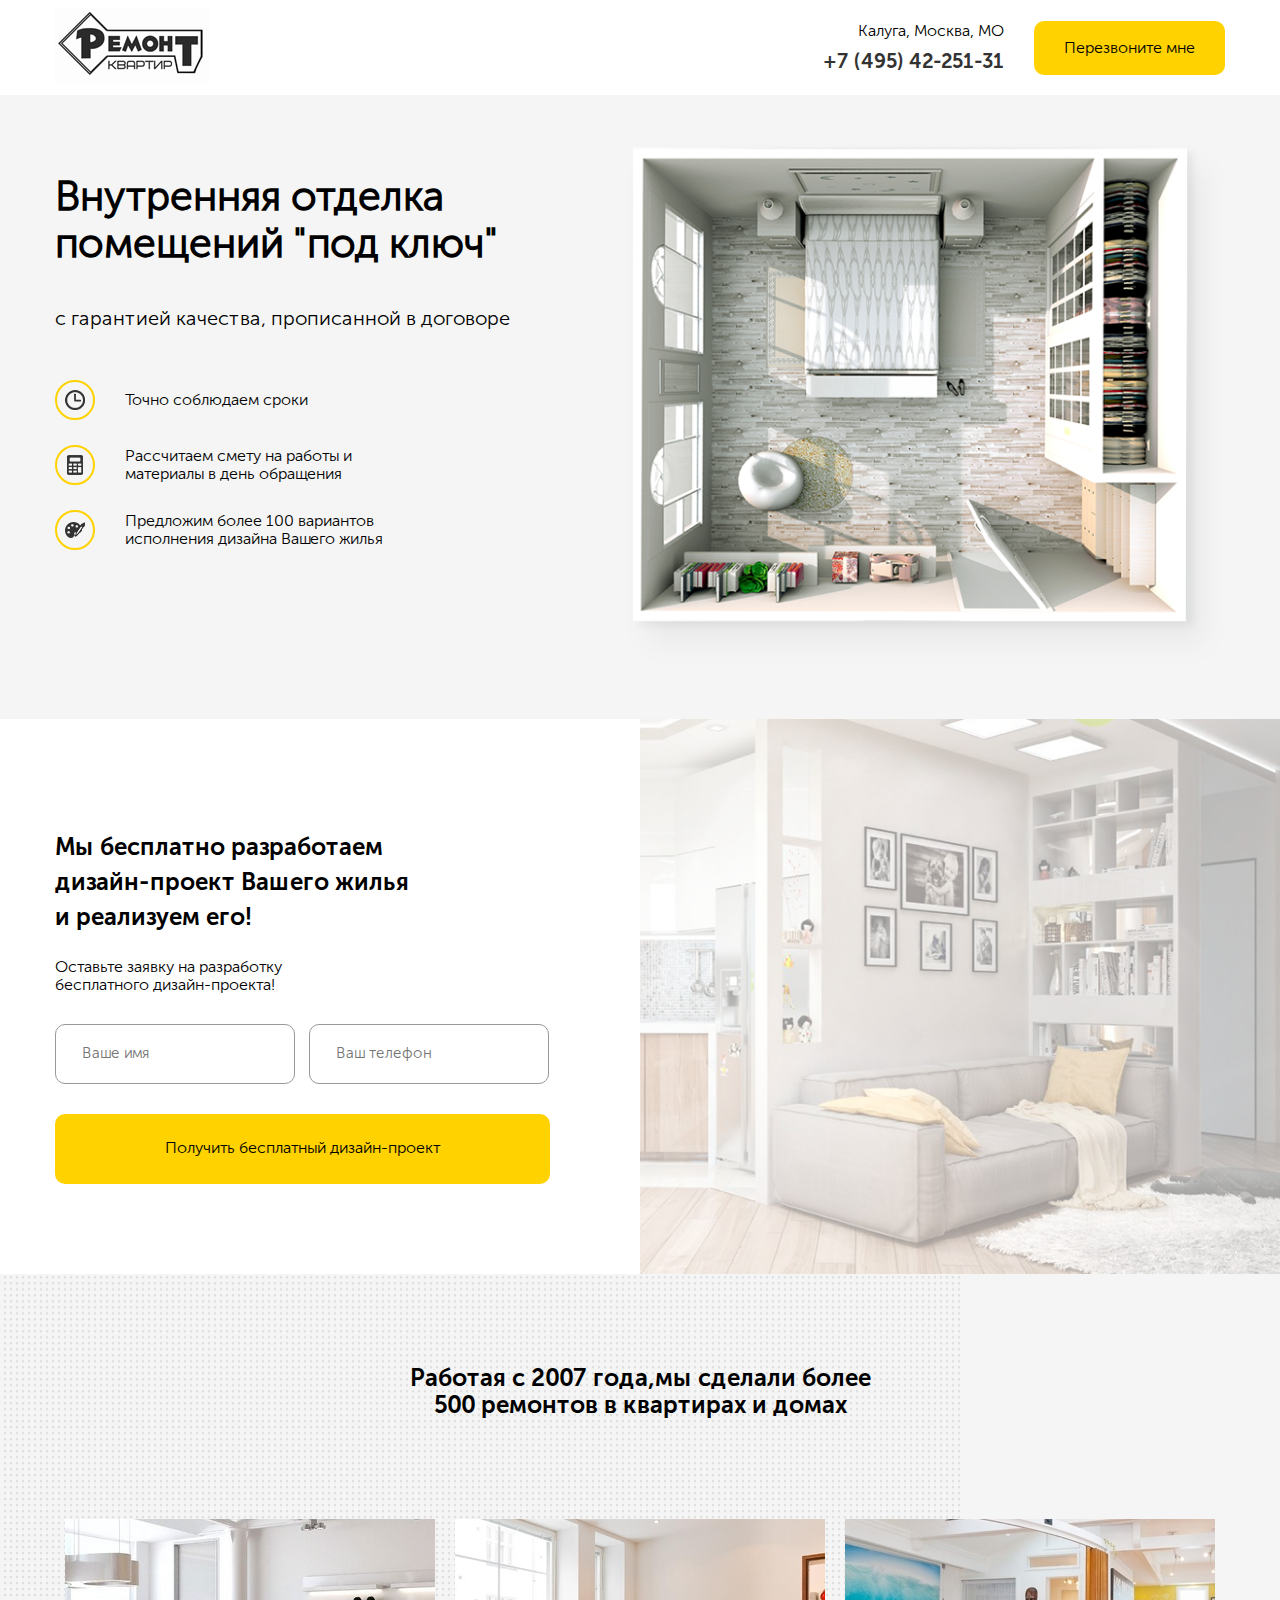
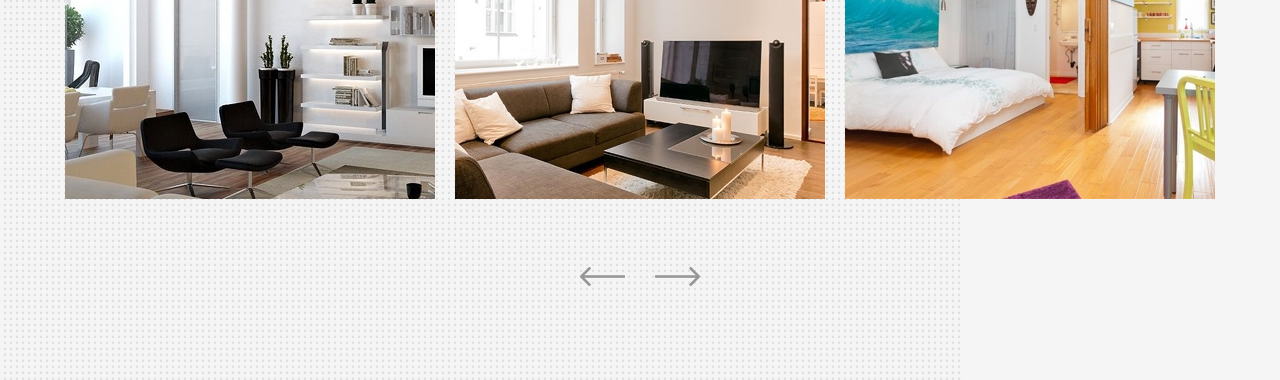
<file: src/index.html>
<!DOCTYPE html>
<html lang="ru">
<head>
    <meta charset="UTF-8">
    <meta name="viewport" content="width=device-width, initial-scale=1.0">
    <title>Document</title>
    <link rel="stylesheet" href="css/normalize.css">
    <link rel="stylesheet" href="css/slick.css">
    <link rel="stylesheet" href="css/style.css">
</head>
<body>
    <nav class="navbar">
        <div class="container">
            <div class="navbar-block">
                <div class="navbar__logo">
                    <img src="/src/img/Слой_23.png" alt="Логотип">
                </div>
                <!-- /.navbar__logo -->
                <div class="navbar__info">
                    <div class="navbar__contacts">
                        <span class="navbar__adress">Калуга, Москва, МО
                        </span>
                        <a href="tel:+7 (495) 42-251-31" class="navbar__phone">
                            +7 (495) 42-251-31
                        </a>
                    </div>
                    <!-- /.navbar__contacts -->
                    <button class="button navbar__button" id="button">Перезвоните мне</button>
                </div>
                <!-- /.navbar__info -->
            </div>
            <!-- /.navbar-block -->
        </div>
        <!-- /.container -->
    </nav>
    <!-- /.navbar -->
    <main>
        <section class="hero">
            <div class="container">
                <div class="hero-block">
                    <div class="hero-text">
                        <h1 class="hero-text__title">
                            Внутренняя отделка помещений "под ключ"
                        </h1>
                        <span class="hero-text__subtitle">
                            с гарантией качества, прописанной в договоре
                        </span>   
                        <ul class="hero-list">
                            <li class="hero-list__item">
                                <div class="hero-list__image">
                                    <img src="/src/img/hero/clock.png" alt="clock">
                                </div>
                                <span class="hero-list__text">
                                    Точно соблюдаем сроки
                                </span>
                            </li>
                            <li class="hero-list__item">
                                <div class="hero-list__image">
                                    <img src="/src/img/hero/calculator.png" alt="calculator">
                                </div>
                                <span class="hero-list__text">
                                    Рассчитаем смету на работы 
                                    и материалы в день обращения
                                </span>
                            </li>
                            <li class="hero-list__item">
                                <div class="hero-list__image">
                                    <img src="/src/img/hero/paint-board.png" alt="paint-board">
                                </div>
                                <span class="hero-list__text">
                                    Предложим более 100 вариантов 
                                    исполнения дизайна Вашего жилья
                                </span>
                            </li>
                        </ul>
                    </div>
                    <!-- /.hero-list -->
                    <div class="hero-image">
                        <img src="/src/img/hero/hero_img.png" alt="План квартиры">
                    </div>
                    <!-- /.hero-image -->
                </div>
                <!-- /.hero-block -->
            </div>
            <!-- /.container -->
        </section>
        <!-- /.hero -->
        <section class="offer section">
            <div class="container">
                <div class="offer-block">
                    <h2 class="section-title offer__title">
                        Мы бесплатно разработаем дизайн-проект 
                        Вашего жилья и реализуем его!
                    </h2>
                    <span class="section-subtitle offer__subtitle">
                        Оставьте заявку на разработку 
                        бесплатного дизайн-проекта!
                    </span>
                    <form action="#" class="form offer__form">
                        <input type="text" class="input offer__input" placeholder="Ваше имя">
                        <input type="tell" class="input offer__input" placeholder="Ваш телефон">
                        <button class="button offer__button">Получить бесплатный дизайн-проект
                        </button>
                    </form>
                </div>
            </div>
        </section>
        
        <section class="section portfolio">
            <div class="container">
                <h2 class="section-title portfolio__title">
                    Работая с 2007 года,мы сделали более 500 ремонтов в квартирах и домах
                </h2>
                <div class="slider">
                    <div class="slider__item"><img class="slider__image" src="img/portfolio/1.jpg" alt=""></div>
                    <div class="slider__item"><img class="slider__image" src="img/portfolio/2.jpg" alt=""></div>
                    <div class="slider__item"><img class="slider__image" src="img/portfolio/3.jpg" alt=""></div>
                    <div class="slider__item"><img class="slider__image" src="img/portfolio/1.jpg" alt=""></div>
                    <div class="slider__item"><img class="slider__image" src="img/portfolio/2.jpg" alt=""></div>
                    <div class="slider__item"><img class="slider__image" src="img/portfolio/3.jpg" alt=""></div>
                </div>
                <div class="arrows portfolio__arrows">
                    <div class="arrows__left">
                        <img src="img/portfolio/left-arrow.png" alt="left-arrow">
                    </div>
                    <div class="arrows__right">
                        <img src="img/portfolio/right-arrow.png" alt="right-arrow">
                    </div>
                </div>

            </div>
            <!-- /.container -->
        </section>
        <!-- /.section portfolio -->

    </main>

    <div class="modal" id="modal">
        <div class="modal-dialog">
            <button class="modal-dialog__close" id="close">&times;</button>
            <h4 class="modal-dialog__title">Всплывающее окно</h4>
            <!-- /.modal-dialog__title -->
        </div>
        <!-- /.modal-dialog -->
    </div>
    <!-- /.modal -->
    <script src="js/modal.js"></script>

    <script
  src="https://code.jquery.com/jquery-3.5.1.min.js"
  integrity="sha256-9/aliU8dGd2tb6OSsuzixeV4y/faTqgFtohetphbbj0="
  crossorigin="anonymous"></script>
  <script src="js/modal.js"></script>
  <script src="js/slick.min.js"></script>
  <script>
      $(document).ready (function() {
        $('.slider').slick({
            slidesToShow: 3,
            slidesToScroll: 1,
            prevArrow: $('.arrows__left'),
            nextArrow: $('.arrows__right'),
            responsive: [
            {
                breakpoint: 1200,
                settings: {
                    slidesToShow: 2,
                    slidesToScroll: 1,

                }
            },
            {
                breakpoint: 768,
                settings: {
                    slidesToShow: 1,
                    slidesToScroll: 1
                }
            },
        ]
        });
      });
  </script>

</body>
</html>
</file>
<file: src/css/style.css>
@font-face {
  font-family: 'Museo Sans Light';
  font-weight: normal;
  font-style: normal;
  src: url("../fonts/MuseoSansCyrl/MuseoSansCyrl-300.ttf") format("truetype"), url("../fonts/MuseoSansCyrl/MuseoSansCyrl-300.woff") format("woff"), url("../fonts/MuseoSansCyrl/MuseoSansCyrl-300.eot") format("embedded-opentype");
}

@font-face {
  font-family: 'Museo Sans Bold';
  font-weight: normal;
  font-style: normal;
  src: url("../fonts/MuseoSansCyrl/MuseoSansCyrl-700.ttf") format("truetype"), url("../fonts/MuseoSansCyrl/MuseoSansCyrl-700.woff") format("woff"), url("../fonts/MuseoSansCyrl/MuseoSansCyrl-700.eot") format("embedded-opentype");
}

* {
  -webkit-box-sizing: border-box;
          box-sizing: border-box;
}

body {
  font-family: "Museo Sans Light", sans-serif;
  font-weight: 300;
}

img {
  max-width: 100%;
}

.container {
  width: 1170px;
  margin: auto;
}

@media (max-width: 1200px) {
  .container {
    width: 760px;
  }
}

@media (max-width: 768px) {
  .container {
    width: 580px;
    width: 90%;
  }
}

.button {
  padding: 18px 30px;
  border-radius: 10px;
  background-color: #ffd200;
  border: none;
}

.button:hover {
  background-color: #ffdb33;
  cursor: pointer;
}

.section {
  padding: 90px 0;
}

.section-title {
  font-size: 24px;
  text-align: center;
  font-family: 'Museo Sans Bold', sans-serif;
  font-weight: 700;
}

.section-subtitle {
  display: block;
  font-size: 16px;
}

.input {
  border: 1px solid #999999;
  padding: 20px 26px;
  font-size: 15px;
  border-radius: 10px;
}

.arrows__left:hover, .arrows__right:hover {
  cursor: pointer;
}

.navbar {
  padding: 8px 0;
}

.navbar-block {
  display: -webkit-box;
  display: -ms-flexbox;
  display: flex;
  -webkit-box-pack: justify;
      -ms-flex-pack: justify;
          justify-content: space-between;
  -webkit-box-align: center;
      -ms-flex-align: center;
          align-items: center;
}

.navbar__info {
  display: -webkit-box;
  display: -ms-flexbox;
  display: flex;
  -webkit-box-align: center;
      -ms-flex-align: center;
          align-items: center;
  text-align: right;
}

.navbar__contacts {
  display: -webkit-box;
  display: -ms-flexbox;
  display: flex;
  -webkit-box-orient: vertical;
  -webkit-box-direction: normal;
      -ms-flex-direction: column;
          flex-direction: column;
}

.navbar__navbar__info {
  -webkit-box-align: center;
      -ms-flex-align: center;
          align-items: center;
}

.navbar__button {
  margin-left: 30px;
}

.navbar__phone {
  display: inline-block;
  color: #333333;
  font-size: 20px;
  text-decoration: none;
  margin-top: 10px;
  font-family: 'Museo Sans Bold', sans-serif;
  font-weight: 700;
}

@media (max-width: 768px) {
  .navbar__contacts {
    display: none;
  }
  .navbar__button {
    font-size: 12px;
    padding: 15px  26px;
  }
  .navbar__logo {
    width: 90px;
  }
}

.hero {
  padding: 50px 0;
  background-color: #f5f5f5;
}

.hero-block {
  display: -webkit-box;
  display: -ms-flexbox;
  display: flex;
}

.hero-text {
  -ms-flex-preferred-size: 50%;
      flex-basis: 50%;
  padding-right: 100px;
}

.hero-text__title {
  font-size: 41px;
  margin-bottom: 40px;
}

.hero-text__subtitle {
  display: inline-block;
  font-size: 20px;
  margin-bottom: 50px;
}

.hero-list {
  margin: 0;
  padding: 0;
}

.hero-list__item {
  display: -webkit-box;
  display: -ms-flexbox;
  display: flex;
  -webkit-box-align: center;
      -ms-flex-align: center;
          align-items: center;
  margin-bottom: 25px;
}

.hero-list__item:last-child {
  margin-bottom: 0;
}

.hero-list__image {
  width: 40px;
  height: 40px;
  border: 2px solid #ffd200;
  display: -webkit-box;
  display: -ms-flexbox;
  display: flex;
  -webkit-box-align: center;
      -ms-flex-align: center;
          align-items: center;
  -webkit-box-pack: center;
      -ms-flex-pack: center;
          justify-content: center;
  border-radius: 50%;
  margin-right: 30px;
}

.hero-list__text {
  max-width: 300px;
}

@media (max-width: 1200px) {
  .hero-block {
    -webkit-box-orient: vertical;
    -webkit-box-direction: normal;
        -ms-flex-direction: column;
            flex-direction: column;
  }
  .hero-list {
    margin-bottom: 44px;
  }
  .hero-text {
    padding-right: 10px;
  }
}

@media (max-width: 768px) {
  .hero-text__title {
    font-size: 24px;
    line-height: 1.4;
    margin-bottom: 15px;
  }
  .hero-text__subtitle {
    font-size: 16px;
    margin-bottom: 28px;
  }
  .hero-list__item {
    margin-bottom: 20px;
  }
  .hero-list__text {
    font-size: 12px;
  }
  .hero-list__image {
    margin-right: 15px;
  }
}

.offer {
  background: url("../img/offer/offer-bg.png") no-repeat;
  background-position: center right;
  background-size: contain;
  position: relative;
}

.offer::before {
  content: '';
  width: 50%;
  height: 100%;
  position: absolute;
  top: 0;
  left: 0;
  background-color: #fff;
}

.offer-block {
  width: 50%;
  padding-right: 90px;
  position: relative;
}

.offer__title {
  max-width: 360px;
  line-height: 35px;
  margin-bottom: 24px;
  text-align: left;
}

.offer__subtitle {
  max-width: 250px;
  margin-bottom: 30px;
}

.offer__input {
  margin-bottom: 30px;
  width: 240px;
}

.offer__input:first-child {
  margin-right: 10px;
}

.offer__button {
  width: 100%;
  min-height: 70px;
}

@media (max-width: 1200px) {
  .offer {
    background-size: cover;
  }
  .offer__input {
    width: 100%;
    margin-bottom: 10px;
  }
  .offer__button {
    font-size: 13px;
  }
}

@media (max-width: 768px) {
  .offer {
    background: #fff;
  }
  .offer-block {
    width: 100%;
    padding-right: 0;
  }
}

.modal {
  position: fixed;
  left: 0;
  top: 0;
  width: 100%;
  height: 100%;
  background-color: rgba(0, 0, 0, 0.5);
  display: none;
}

.modal_active {
  display: -webkit-box;
  display: -ms-flexbox;
  display: flex;
}

.modal-dialog {
  margin: auto;
  max-width: 450px;
  width: 90%;
  min-width: 200px;
  background-color: #fff;
  padding: 40px;
  position: relative;
}

.modal-dialog__close {
  position: absolute;
  top: 0;
  right: 0;
}

.portfolio {
  background: #f5f5f5 url("../img/portfolio/pattern.jpg") center left repeat-y;
}

.portfolio__title {
  max-width: 500px;
  margin: auto;
  margin-bottom: 100px;
}

.portfolio__arrows {
  max-width: 120px;
  margin: auto;
  margin-top: 68px;
  display: -webkit-box;
  display: -ms-flexbox;
  display: flex;
  -webkit-box-pack: justify;
      -ms-flex-pack: justify;
          justify-content: space-between;
}

.slider__image {
  margin: auto;
}
</file>
